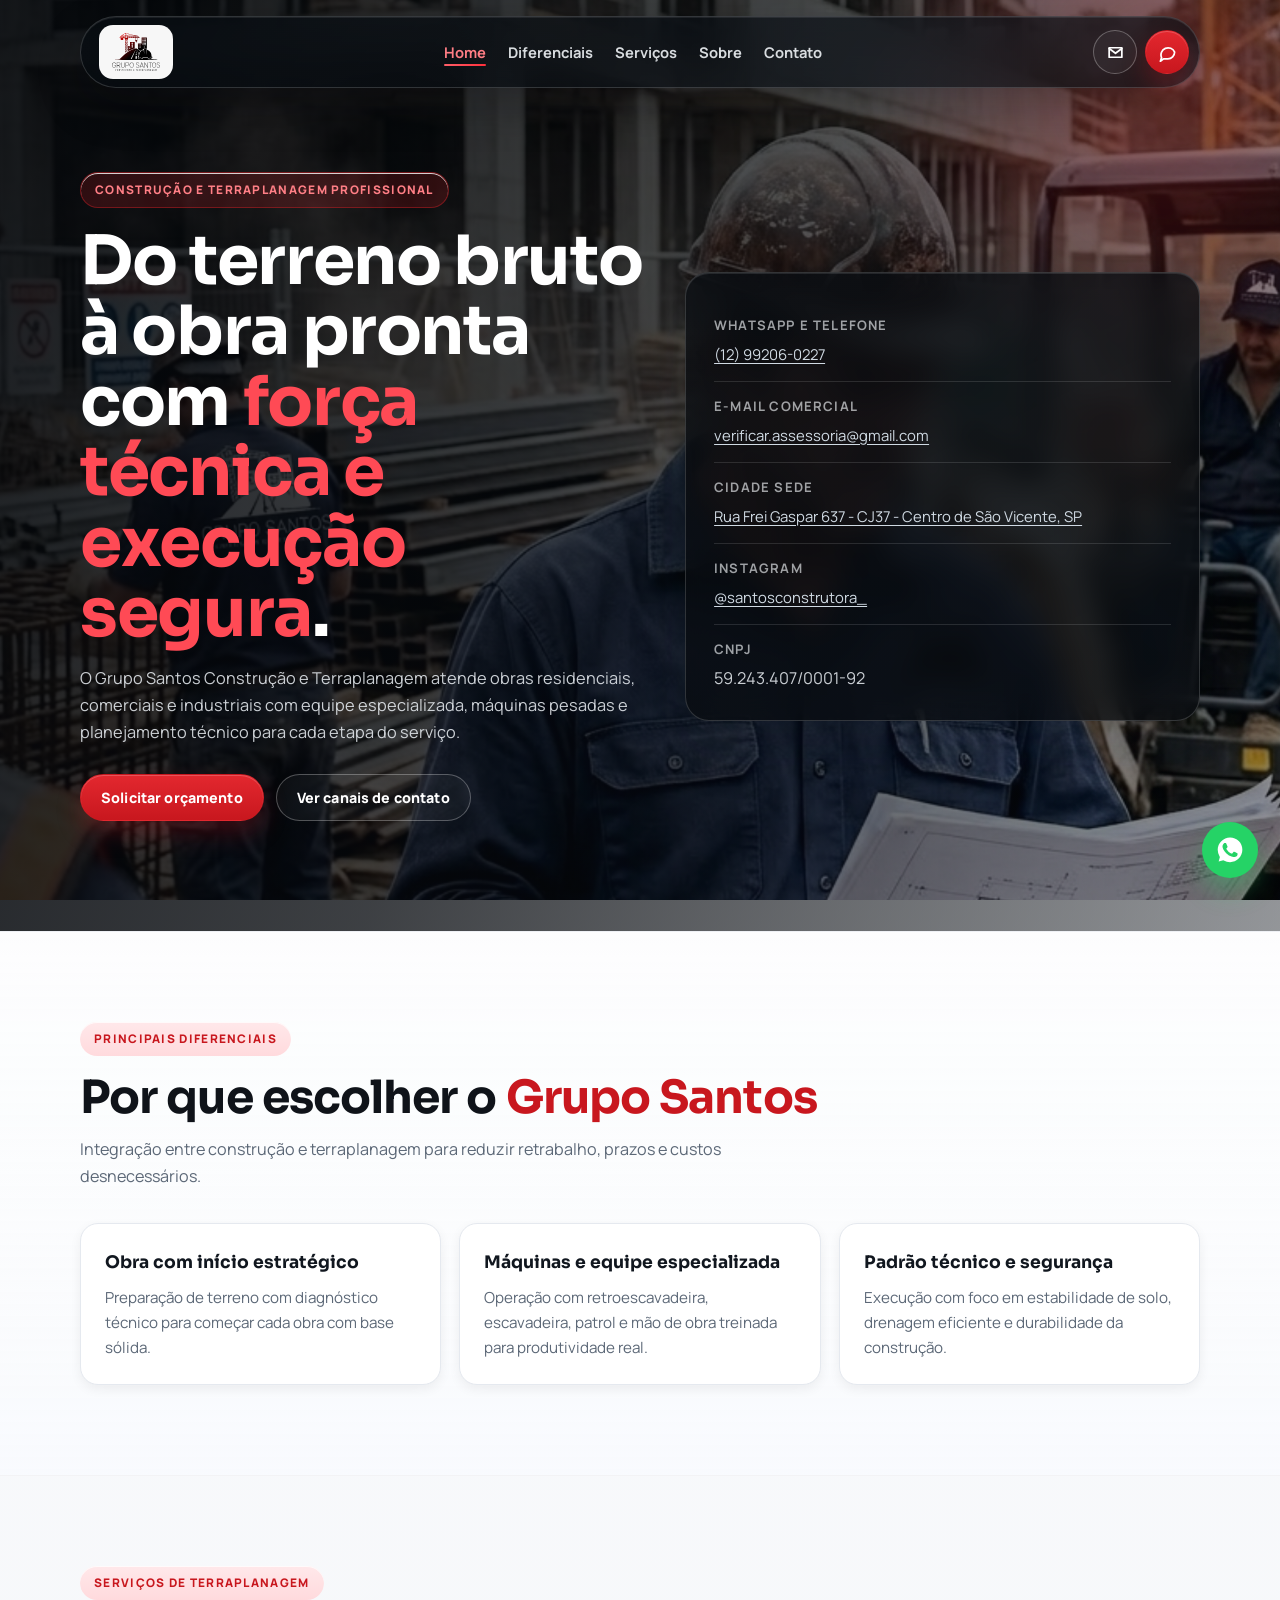
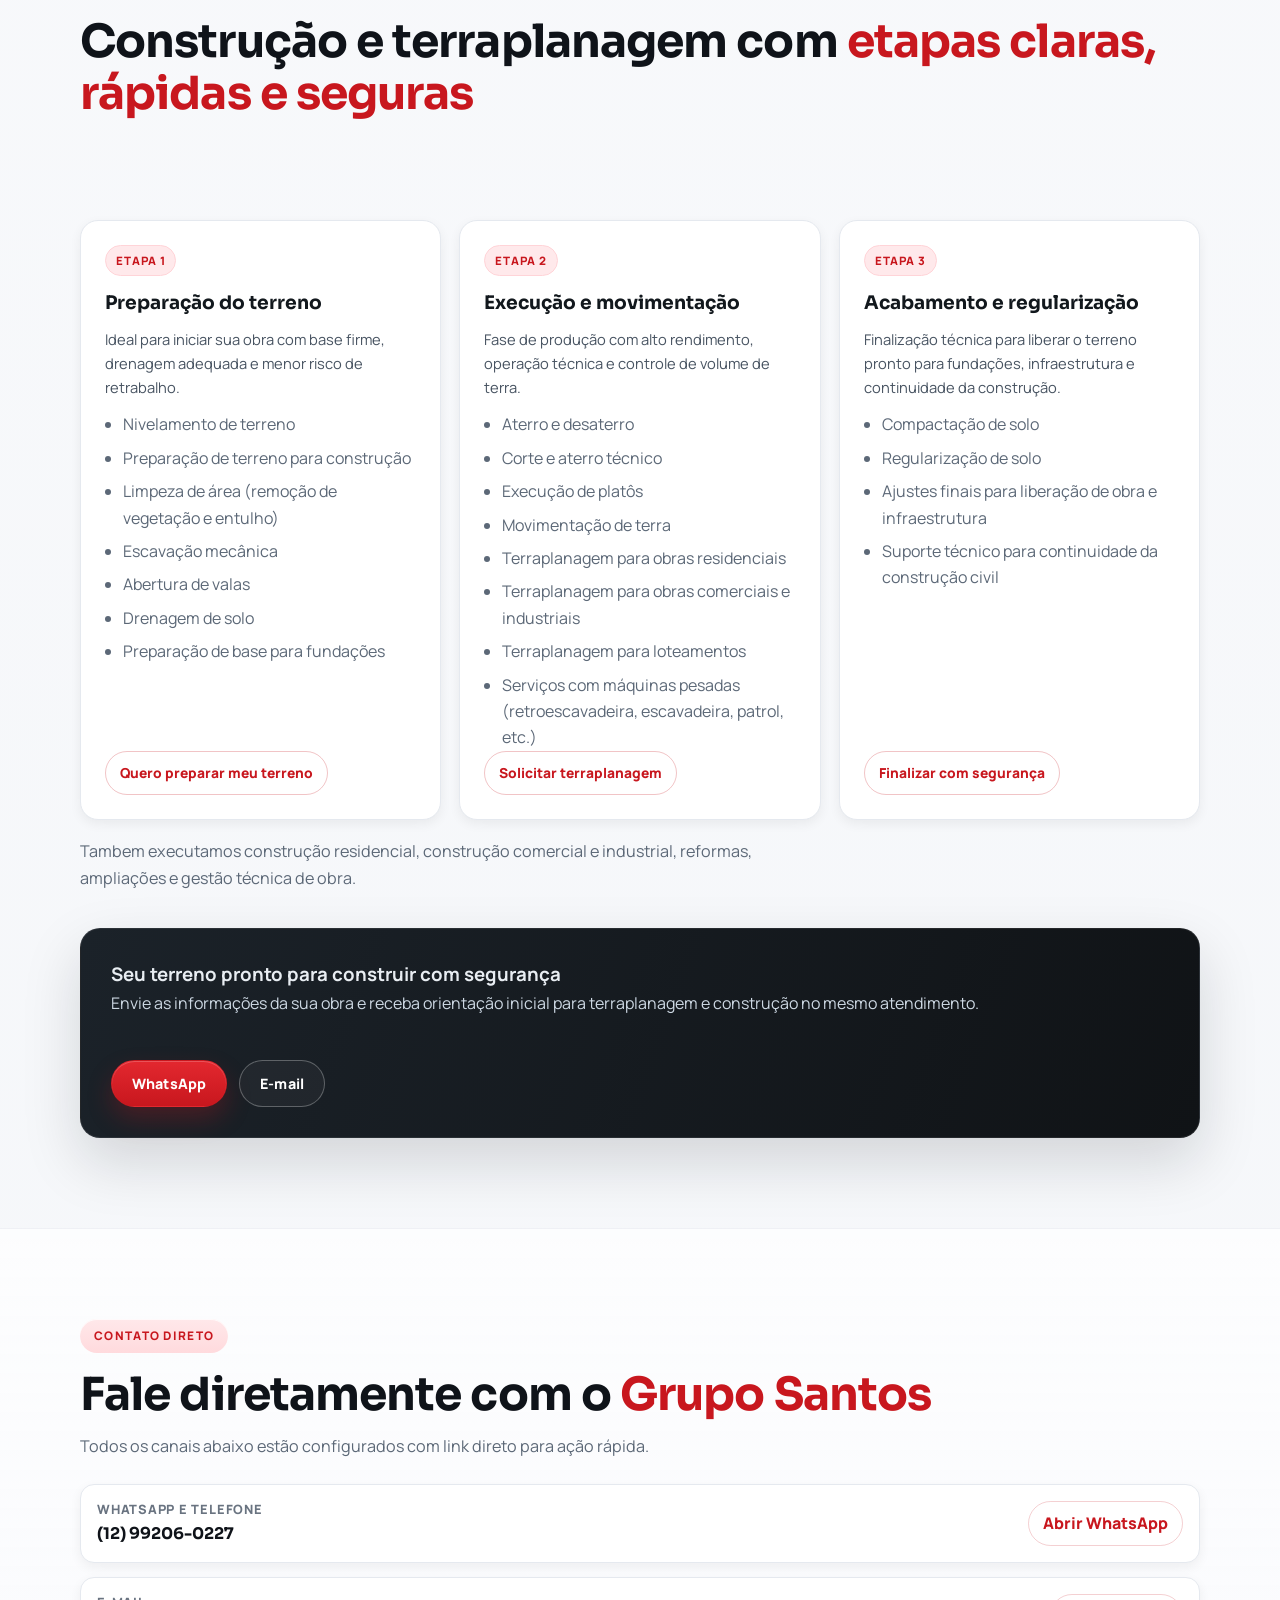
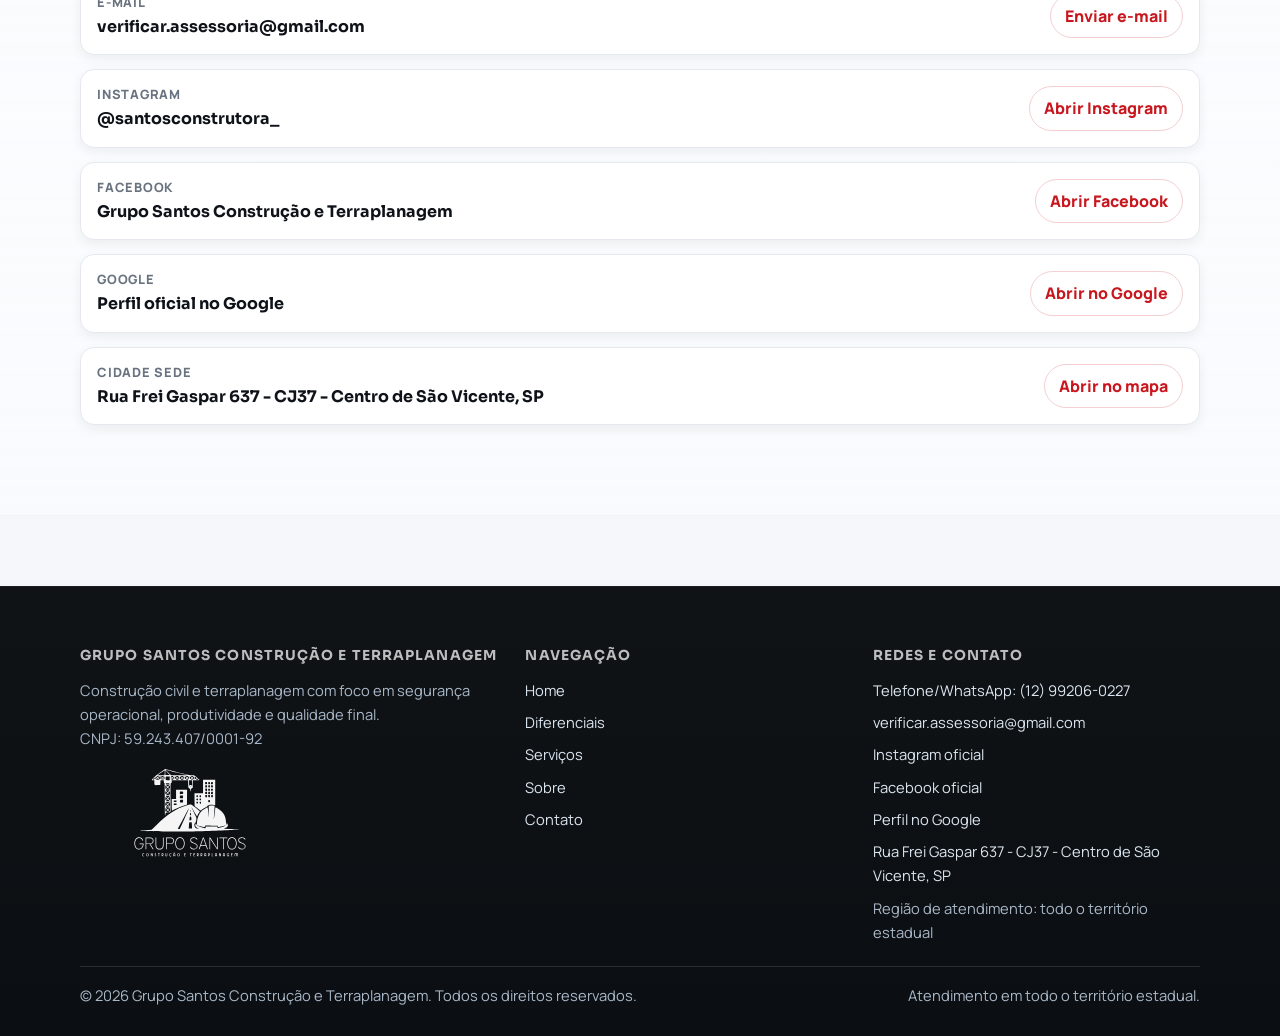
<file: index.html>
<!DOCTYPE html>
<html lang="pt-BR">
<head>
  <meta charset="UTF-8" />
  <meta name="viewport" content="width=device-width, initial-scale=1.0" />
  <title>Grupo Santos Construção e Terraplanagem | Obras e Movimentação de Terra</title>
  <meta name="description" content="Grupo Santos Construção e Terraplanagem: construção civil e terraplanagem completa com máquinas pesadas, equipe técnica e atendimento ágil." />
  <meta name="keywords" content="grupo santos construção e terraplanagem, terraplanagem, construção civil, movimentação de terra, nivelamento de terreno" />
  <meta name="author" content="Grupo Santos Construção e Terraplanagem" />
  <meta name="robots" content="index, follow" />
  <meta name="googlebot" content="index, follow, max-image-preview:large, max-snippet:-1, max-video-preview:-1" />
  <meta name="theme-color" content="#c8171e" />
  <meta name="google-site-verification" content="wiw5-zaQCOVtuvqixJlVNqHvuzX9rXq6qv0AwWG5TTQ" />
  <link rel="canonical" href="https://construtorasantos.com.br/" />
  <link rel="alternate" hreflang="pt-BR" href="https://construtorasantos.com.br/" />

  <link rel="icon" type="image/svg+xml" href="Logo/logogradiente.svg" />
  <link rel="apple-touch-icon" href="Logo/logogradiente.svg" />

  <meta property="og:title" content="Grupo Santos Construção e Terraplanagem | Obras e Terraplanagem" />
  <meta property="og:description" content="Construção e terraplanagem com planejamento técnico, máquinas pesadas e execução segura para obras residenciais, comerciais e industriais." />
  <meta property="og:type" content="website" />
  <meta property="og:url" content="https://construtorasantos.com.br/" />
  <meta property="og:site_name" content="Grupo Santos Construção e Terraplanagem" />
  <meta property="og:locale" content="pt_BR" />

  <meta name="twitter:card" content="summary" />
  <meta name="twitter:title" content="Grupo Santos Construção e Terraplanagem" />
  <meta name="twitter:description" content="Construção e terraplanagem completa com atendimento rápido para orçamento." />

  <script type="application/ld+json">
  {
    "@context": "https://schema.org",
    "@type": "LocalBusiness",
    "name": "Grupo Santos Construção e Terraplanagem",
    "description": "Construção civil e serviços completos de terraplanagem.",
    "url": "https://construtorasantos.com.br",
    "image": "https://construtorasantos.com.br/Logo/logogradiente.svg",
    "telephone": "+5512992060227",
    "email": "verificar.assessoria@gmail.com",
    "sameAs": [
      "https://wa.me/5512992060227",
      "https://web.facebook.com/gruposantosconstrucaoeterraplanagem/",
      "https://www.instagram.com/santosconstrutora_/",
      "https://www.google.com/search?q=Grupo+Santos+Constru%C3%A7%C3%A3o+e+Terraplanagem&stick=H4sIAAAAAAAA_-NgU1I1qLA0SU41TDFOS06xME0xNkqyMqgwSkwyNDMyTTYyNDAxNDMzXcSq6V5UWpCvEJyYV5JfrOCcn1dcUlR6ePnhxfkKqQohqUVFiQU5iXmJ6am5AAYPQvlVAAAA&hl=pt-BR&mat=CdGVlZ3Rf5LmElYBTVDHnpcMG3WkWh3ccFuywNYfZ7d24RtU_iprZO6MkB7S-c_FgQrkCtxo4Nq3hSoEwBv06edv3q6S_h2VY4-tOn_96slZf4iFeq1OqlpywfHrxEU8Rg&authuser=0"
    ],
    "address": {
      "@type": "PostalAddress",
      "streetAddress": "Rua Frei Gaspar 637 - CJ37",
      "addressLocality": "São Vicente",
      "addressRegion": "SP",
      "postalCode": "11310-060",
      "addressCountry": "BR"
    },
    "areaServed": "Todo o território estadual"
  }
  </script>

  <link rel="preconnect" href="https://fonts.googleapis.com" />
  <link rel="preconnect" href="https://fonts.gstatic.com" crossorigin />
  <link href="https://fonts.googleapis.com/css2?family=Manrope:wght@400;600;700;800&family=Sora:wght@500;600;700;800&display=swap" rel="stylesheet" />
  <link rel="stylesheet" href="assets/site.css" />
</head>
<body class="home-page">

  <header>
    <nav class="container navbar" aria-label="Navegação principal">
      <a class="brand" href="index.html" aria-label="Página inicial do Grupo Santos Construção e Terraplanagem">
        <img src="Logo/logogradiente.svg" alt="Grupo Santos Construção e Terraplanagem" />
      </a>

      <ul class="nav-links" role="list">
        <li><a class="active" href="index.html">Home</a></li>
        <li><a href="#diferenciais">Diferenciais</a></li>
        <li><a href="#servicos">Serviços</a></li>
        <li><a href="sobre.html">Sobre</a></li>
        <li><a href="contato.html">Contato</a></li>
      </ul>

      <div class="actions">
        <a class="btn btn-icon btn-outline" href="mailto:verificar.assessoria@gmail.com?subject=Solicita%C3%A7%C3%A3o%20de%20Or%C3%A7amento" aria-label="Enviar e-mail" title="E-mail">
          <svg viewBox="0 0 24 24" aria-hidden="true">
            <path d="M4 6h16v12H4z" />
            <path d="m4 7 8 6 8-6" />
          </svg>
        </a>
        <a class="btn btn-icon btn-primary" href="https://wa.me/5512992060227?text=Ol%C3%A1%2C%20gostaria%20de%20fazer%20um%20or%C3%A7amento." target="_blank" rel="noopener" aria-label="Abrir WhatsApp" title="WhatsApp">
          <svg viewBox="0 0 24 24" aria-hidden="true">
            <path d="M21 11.5a8.5 8.5 0 0 1-8.5 8.5H7l-4 3 1.5-4.5A8.5 8.5 0 1 1 21 11.5z" />
          </svg>
        </a>
      </div>

      <button id="menuToggle" class="menu-toggle" aria-label="Abrir menu" aria-expanded="false">☰</button>
    </nav>

    <div id="mobileNav" class="mobile-nav" aria-label="Menu móvel">
      <div class="container">
        <a href="index.html">Home</a>
        <a href="#diferenciais">Diferenciais</a>
        <a href="#servicos">Serviços</a>
        <a href="sobre.html">Sobre</a>
        <a href="contato.html">Contato</a>
        <a href="https://wa.me/5512992060227?text=Ol%C3%A1%2C%20gostaria%20de%20fazer%20um%20or%C3%A7amento." target="_blank" rel="noopener">Falar no WhatsApp</a>
      </div>
    </div>
  </header>

  <main>
    <section class="hero">
      <div class="container hero-grid">
        <div>
          <div class="badge">Construção e terraplanagem profissional</div>
          <h1>Do terreno bruto à obra pronta com <span>força técnica e execução segura</span>.</h1>
          <p>
            O Grupo Santos Construção e Terraplanagem atende obras residenciais, comerciais e industriais
            com equipe especializada, máquinas pesadas e planejamento técnico para cada etapa do serviço.
          </p>
          <div class="hero-cta">
            <a class="btn btn-primary" href="https://wa.me/5512992060227?text=Ol%C3%A1%2C%20quero%20um%20or%C3%A7amento%20de%20constru%C3%A7%C3%A3o%20e%20terraplanagem." target="_blank" rel="noopener">Solicitar orçamento</a>
            <a class="btn btn-outline" href="contato.html">Ver canais de contato</a>
          </div>
        </div>

        <aside class="hero-panel" aria-label="Informações principais da empresa">
          <div class="panel-item">
            <strong>WhatsApp e Telefone</strong>
            <a href="tel:+5512992060227">(12) 99206-0227</a>
          </div>
          <div class="panel-item">
            <strong>E-mail comercial</strong>
            <a href="mailto:verificar.assessoria@gmail.com?subject=Contato%20Comercial">verificar.assessoria@gmail.com</a>
          </div>
          <div class="panel-item">
            <strong>Cidade sede</strong>
            <a href="https://www.google.com/maps/search/?api=1&query=Rua+Frei+Gaspar+637+-+CJ37+-+Centro+de+S%C3%A3o+Vicente,+SP" target="_blank" rel="noopener">Rua Frei Gaspar 637 - CJ37 - Centro de São Vicente, SP</a>
          </div>
          <div class="panel-item">
            <strong>Instagram</strong>
            <a href="https://www.instagram.com/santosconstrutora_/" target="_blank" rel="noopener">@santosconstrutora_</a>
          </div>
          <div class="panel-item">
            <strong>CNPJ</strong>
            <p>59.243.407/0001-92</p>
          </div>
        </aside>
      </div>
    </section>

    <section id="diferenciais" class="section">
      <div class="container">
        <div class="badge">Principais diferenciais</div>
        <h2 class="section-title">Por que escolher o <span>Grupo Santos</span></h2>
        <p class="section-sub">Integração entre construção e terraplanagem para reduzir retrabalho, prazos e custos desnecessários.</p>

        <div class="grid-3">
          <article class="card">
            <h3>Obra com início estratégico</h3>
            <p>Preparação de terreno com diagnóstico técnico para começar cada obra com base sólida.</p>
          </article>
          <article class="card">
            <h3>Máquinas e equipe especializada</h3>
            <p>Operação com retroescavadeira, escavadeira, patrol e mão de obra treinada para produtividade real.</p>
          </article>
          <article class="card">
            <h3>Padrão técnico e segurança</h3>
            <p>Execução com foco em estabilidade de solo, drenagem eficiente e durabilidade da construção.</p>
          </article>
        </div>
      </div>
    </section>

    <section id="servicos" class="section">
      <div class="container">
        <div class="badge">Serviços de terraplanagem</div>
        <h2 class="section-title">Construção e terraplanagem com <span>etapas claras, rápidas e seguras</span></h2>
        <p class="section-sub">Atendemos desde a preparação do terreno até a regularização final, com planejamento técnico e máquinas pesadas para obras residenciais, comerciais, industriais e loteamentos.</p>

        <div class="service-groups">
          <article class="service-group">
            <p class="service-kicker">Etapa 1</p>
            <h3>Preparação do terreno</h3>
            <p class="service-lead">Ideal para iniciar sua obra com base firme, drenagem adequada e menor risco de retrabalho.</p>
            <ul>
              <li>Nivelamento de terreno</li>
              <li>Preparação de terreno para construção</li>
              <li>Limpeza de área (remoção de vegetação e entulho)</li>
              <li>Escavação mecânica</li>
              <li>Abertura de valas</li>
              <li>Drenagem de solo</li>
              <li>Preparação de base para fundações</li>
            </ul>
            <a class="service-cta" href="https://wa.me/5512992060227?text=Ol%C3%A1%2C%20quero%20or%C3%A7amento%20para%20prepara%C3%A7%C3%A3o%20do%20terreno." target="_blank" rel="noopener">Quero preparar meu terreno</a>
          </article>

          <article class="service-group">
            <p class="service-kicker">Etapa 2</p>
            <h3>Execução e movimentação</h3>
            <p class="service-lead">Fase de produção com alto rendimento, operação técnica e controle de volume de terra.</p>
            <ul>
              <li>Aterro e desaterro</li>
              <li>Corte e aterro técnico</li>
              <li>Execução de platôs</li>
              <li>Movimentação de terra</li>
              <li>Terraplanagem para obras residenciais</li>
              <li>Terraplanagem para obras comerciais e industriais</li>
              <li>Terraplanagem para loteamentos</li>
              <li>Serviços com máquinas pesadas (retroescavadeira, escavadeira, patrol, etc.)</li>
            </ul>
            <a class="service-cta" href="https://wa.me/5512992060227?text=Ol%C3%A1%2C%20preciso%20de%20or%C3%A7amento%20para%20movimenta%C3%A7%C3%A3o%20de%20terra." target="_blank" rel="noopener">Solicitar terraplanagem</a>
          </article>

          <article class="service-group">
            <p class="service-kicker">Etapa 3</p>
            <h3>Acabamento e regularização</h3>
            <p class="service-lead">Finalização técnica para liberar o terreno pronto para fundações, infraestrutura e continuidade da construção.</p>
            <ul>
              <li>Compactação de solo</li>
              <li>Regularização de solo</li>
              <li>Ajustes finais para liberação de obra e infraestrutura</li>
              <li>Suporte técnico para continuidade da construção civil</li>
            </ul>
            <a class="service-cta" href="https://wa.me/5512992060227?text=Ol%C3%A1%2C%20quero%20regularizar%20e%20compactar%20o%20solo%20da%20minha%20obra." target="_blank" rel="noopener">Finalizar com segurança</a>
          </article>
        </div>

        <p class="section-sub service-seo-note">Tambem executamos construção residencial, construção comercial e industrial, reformas, ampliações e gestão técnica de obra.</p>

        <div class="cta-band">
          <div>
            <h3>Seu terreno pronto para construir com segurança</h3>
            <p>Envie as informações da sua obra e receba orientação inicial para terraplanagem e construção no mesmo atendimento.</p>
          </div>
          <div class="hero-cta">
            <a class="btn btn-primary" href="https://wa.me/5512992060227?text=Ol%C3%A1%2C%20preciso%20de%20um%20or%C3%A7amento%20de%20obra." target="_blank" rel="noopener">WhatsApp</a>
            <a class="btn btn-outline" href="mailto:verificar.assessoria@gmail.com?subject=Pedido%20de%20Or%C3%A7amento">E-mail</a>
          </div>
        </div>
      </div>
    </section>

    <section class="section">
      <div class="container">
        <div class="badge">Contato direto</div>
        <h2 class="section-title">Fale diretamente com o <span>Grupo Santos</span></h2>
        <p class="section-sub">Todos os canais abaixo estão configurados com link direto para ação rápida.</p>

        <div class="contact-list">
          <article class="contact-row">
            <div>
              <span>WhatsApp e Telefone</span>
              <strong>(12) 99206-0227</strong>
            </div>
            <a href="https://wa.me/5512992060227?text=Ol%C3%A1%2C%20quero%20falar%20com%20o%20Grupo%20Santos%20Constru%C3%A7%C3%A3o%20e%20Terraplanagem." target="_blank" rel="noopener">Abrir WhatsApp</a>
          </article>

          <article class="contact-row">
            <div>
              <span>E-mail</span>
              <strong>verificar.assessoria@gmail.com</strong>
            </div>
            <a href="mailto:verificar.assessoria@gmail.com?subject=Contato%20Site%20Grupo%20Santos">Enviar e-mail</a>
          </article>

          <article class="contact-row">
            <div>
              <span>Instagram</span>
              <strong>@santosconstrutora_</strong>
            </div>
            <a href="https://www.instagram.com/santosconstrutora_/" target="_blank" rel="noopener">Abrir Instagram</a>
          </article>

          <article class="contact-row">
            <div>
              <span>Facebook</span>
              <strong>Grupo Santos Construção e Terraplanagem</strong>
            </div>
            <a href="https://web.facebook.com/gruposantosconstrucaoeterraplanagem/" target="_blank" rel="noopener">Abrir Facebook</a>
          </article>

          <article class="contact-row">
            <div>
              <span>Google</span>
              <strong>Perfil oficial no Google</strong>
            </div>
            <a href="https://www.google.com/search?q=Grupo+Santos+Constru%C3%A7%C3%A3o+e+Terraplanagem&amp;stick=H4sIAAAAAAAA_-NgU1I1qLA0SU41TDFOS06xME0xNkqyMqgwSkwyNDMyTTYyNDAxNDMzXcSq6V5UWpCvEJyYV5JfrOCcn1dcUlR6ePnhxfkKqQohqUVFiQU5iXmJ6am5AAYPQvlVAAAA&amp;hl=pt-BR&amp;mat=CdGVlZ3Rf5LmElYBTVDHnpcMG3WkWh3ccFuywNYfZ7d24RtU_iprZO6MkB7S-c_FgQrkCtxo4Nq3hSoEwBv06edv3q6S_h2VY4-tOn_96slZf4iFeq1OqlpywfHrxEU8Rg&amp;authuser=0" target="_blank" rel="noopener">Abrir no Google</a>
          </article>

          <article class="contact-row">
            <div>
              <span>Cidade sede</span>
              <strong>Rua Frei Gaspar 637 - CJ37 - Centro de São Vicente, SP</strong>
            </div>
            <a href="https://www.google.com/maps/search/?api=1&query=Rua+Frei+Gaspar+637+-+CJ37+-+Centro+de+S%C3%A3o+Vicente,+SP" target="_blank" rel="noopener">Abrir no mapa</a>
          </article>
        </div>
      </div>
    </section>
  </main>

  <footer class="footer">
    <div class="container">
      <div class="footer-grid">
        <section>
          <h4>Grupo Santos Construção e Terraplanagem</h4>
          <p>Construção civil e terraplanagem com foco em segurança operacional, produtividade e qualidade final.</p>
          <p>CNPJ: 59.243.407/0001-92</p>
          <img class="footer-brand-logo" src="Logo/logobranco.svg" alt="Logo branca Grupo Santos Construção e Terraplanagem" />
        </section>

        <section>
          <h4>Navegação</h4>
          <ul>
            <li><a href="index.html">Home</a></li>
            <li><a href="#diferenciais">Diferenciais</a></li>
            <li><a href="#servicos">Serviços</a></li>
            <li><a href="sobre.html">Sobre</a></li>
            <li><a href="contato.html">Contato</a></li>
          </ul>
        </section>

        <section>
          <h4>Redes e contato</h4>
          <ul>
            <li><a href="tel:+5512992060227">Telefone/WhatsApp: (12) 99206-0227</a></li>
            <li><a href="mailto:verificar.assessoria@gmail.com">verificar.assessoria@gmail.com</a></li>
            <li><a href="https://www.instagram.com/santosconstrutora_/" target="_blank" rel="noopener">Instagram oficial</a></li>
            <li><a href="https://web.facebook.com/gruposantosconstrucaoeterraplanagem/" target="_blank" rel="noopener">Facebook oficial</a></li>
            <li><a href="https://www.google.com/search?q=Grupo+Santos+Constru%C3%A7%C3%A3o+e+Terraplanagem&amp;stick=H4sIAAAAAAAA_-NgU1I1qLA0SU41TDFOS06xME0xNkqyMqgwSkwyNDMyTTYyNDAxNDMzXcSq6V5UWpCvEJyYV5JfrOCcn1dcUlR6ePnhxfkKqQohqUVFiQU5iXmJ6am5AAYPQvlVAAAA&amp;hl=pt-BR&amp;mat=CdGVlZ3Rf5LmElYBTVDHnpcMG3WkWh3ccFuywNYfZ7d24RtU_iprZO6MkB7S-c_FgQrkCtxo4Nq3hSoEwBv06edv3q6S_h2VY4-tOn_96slZf4iFeq1OqlpywfHrxEU8Rg&amp;authuser=0" target="_blank" rel="noopener">Perfil no Google</a></li>
            <li><a href="https://www.google.com/maps/search/?api=1&query=Rua+Frei+Gaspar+637+-+CJ37+-+Centro+de+S%C3%A3o+Vicente,+SP" target="_blank" rel="noopener">Rua Frei Gaspar 637 - CJ37 - Centro de São Vicente, SP</a></li>
            <li>Região de atendimento: todo o território estadual</li>
          </ul>
        </section>
      </div>

      <div class="footer-bottom">
        <p>© <span id="currentYear"></span> Grupo Santos Construção e Terraplanagem. Todos os direitos reservados.</p>
        <p>Atendimento em todo o território estadual.</p>
      </div>
    </div>
  </footer>

  <div class="float-wa" aria-label="WhatsApp flutuante">
    <a href="https://wa.me/5512992060227?text=Ol%C3%A1%2C%20vim%20pelo%20site%20e%20quero%20um%20or%C3%A7amento." target="_blank" rel="noopener" aria-label="Abrir WhatsApp" title="WhatsApp">
      <svg viewBox="0 0 24 24" aria-hidden="true">
        <path d="M17.472 14.382c-.297-.149-1.758-.867-2.03-.967-.273-.099-.471-.148-.67.15-.198.297-.768.966-.94 1.164-.173.198-.347.223-.644.075-.297-.149-1.255-.463-2.39-1.475-.883-.787-1.48-1.761-1.653-2.059-.173-.297-.018-.458.13-.606.134-.133.298-.347.446-.52.149-.174.198-.298.298-.497.099-.198.05-.372-.025-.521-.075-.149-.669-1.612-.916-2.206-.242-.58-.487-.501-.669-.51-.173-.008-.372-.01-.57-.01-.198 0-.52.075-.792.372-.273.297-1.04 1.016-1.04 2.479 0 1.462 1.065 2.875 1.213 3.073.149.198 2.095 3.2 5.078 4.487.71.306 1.262.489 1.693.626.711.226 1.359.194 1.87.118.57-.085 1.758-.719 2.006-1.413.248-.694.248-1.29.173-1.414-.074-.124-.272-.198-.57-.347m-5.421 7.403h-.004a9.87 9.87 0 0 1-5.031-1.378l-.361-.214-3.741.982.998-3.648-.236-.374a9.87 9.87 0 0 1-1.51-5.26C2.167 6.477 6.644 2 12.057 2c2.623.001 5.089 1.022 6.945 2.876 1.857 1.855 2.88 4.32 2.88 6.943-.001 5.413-4.478 9.89-9.89 9.89" />
      </svg>
    </a>
  </div>

  <script src="assets/site.js" defer></script>
</body>
</html>
</file>
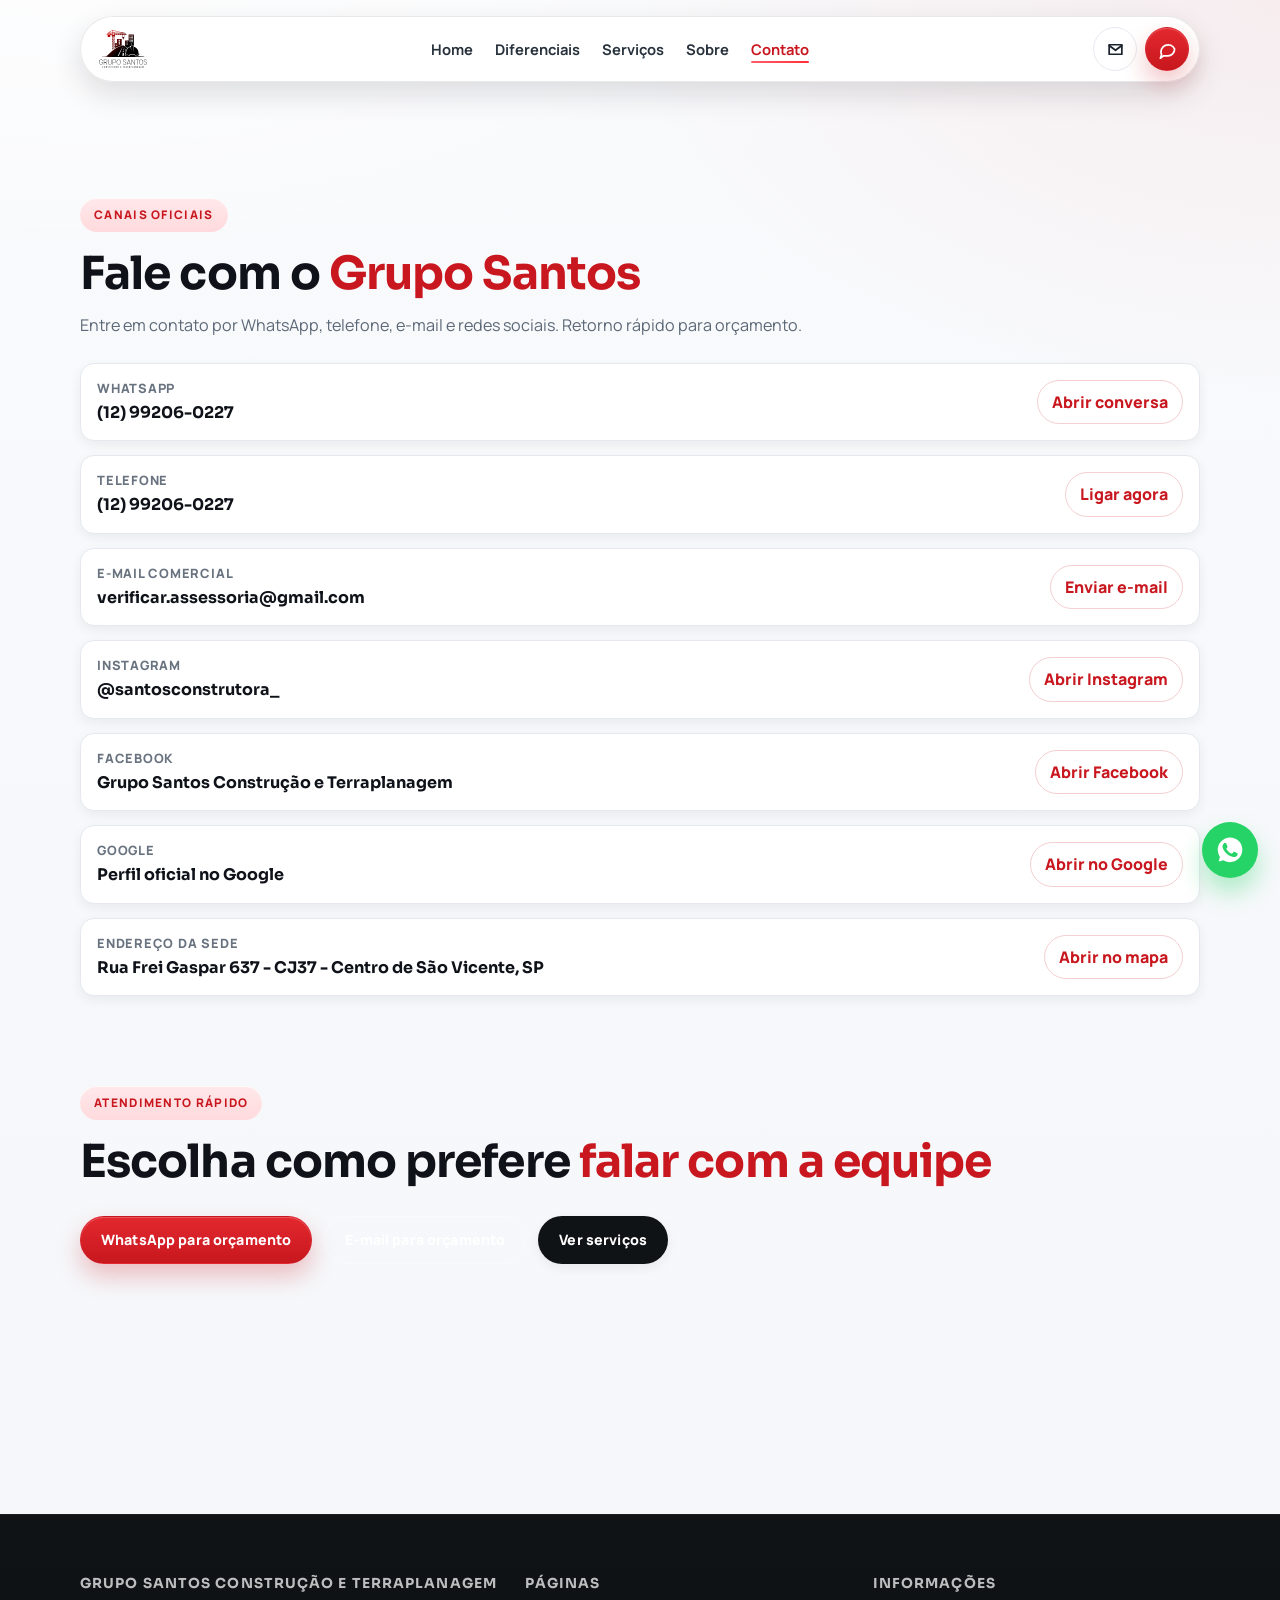
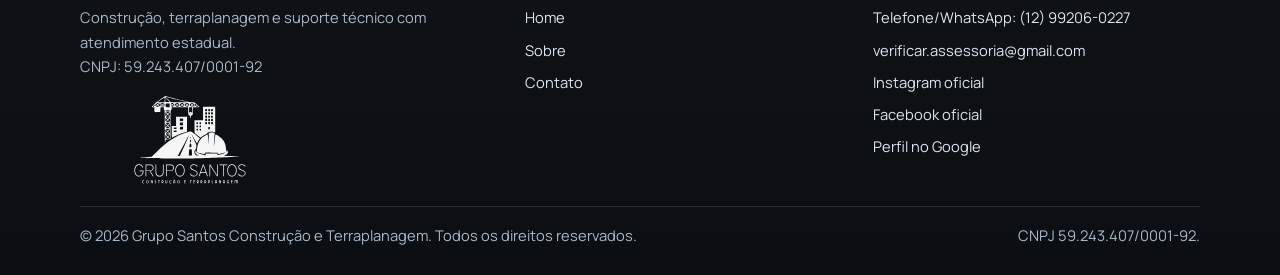
<file: contato.html>
<!DOCTYPE html>
<html lang="pt-BR">
<head>
  <meta charset="UTF-8" />
  <meta name="viewport" content="width=device-width, initial-scale=1.0" />
  <title>Contato | Grupo Santos Construção e Terraplanagem</title>
  <meta name="description" content="Entre em contato com o Grupo Santos Construção e Terraplanagem via WhatsApp, telefone, e-mail e redes sociais." />
  <meta name="keywords" content="contato grupo santos, terraplanagem whatsapp, orçamento construção" />
  <meta name="author" content="Grupo Santos Construção e Terraplanagem" />
  <meta name="robots" content="index, follow" />
  <meta name="googlebot" content="index, follow, max-image-preview:large, max-snippet:-1, max-video-preview:-1" />
  <meta name="theme-color" content="#c8171e" />
  <link rel="canonical" href="https://construtorasantos.com.br/contato" />
  <link rel="alternate" hreflang="pt-BR" href="https://construtorasantos.com.br/contato" />
  <link rel="icon" type="image/svg+xml" href="Logo/logogradiente.svg" />

  <meta property="og:title" content="Contato | Grupo Santos Construção e Terraplanagem" />
  <meta property="og:description" content="Solicite orçamento por WhatsApp, telefone, e-mail e redes sociais oficiais." />
  <meta property="og:type" content="website" />
  <meta property="og:url" content="https://construtorasantos.com.br/contato" />
  <meta property="og:site_name" content="Grupo Santos Construção e Terraplanagem" />
  <meta property="og:locale" content="pt_BR" />

  <meta name="twitter:card" content="summary" />
  <meta name="twitter:title" content="Contato | Grupo Santos Construção e Terraplanagem" />
  <meta name="twitter:description" content="Atendimento rápido para orçamento por WhatsApp, telefone, e-mail e redes sociais." />

  <script type="application/ld+json">
  {
    "@context": "https://schema.org",
    "@type": "ContactPage",
    "name": "Contato Grupo Santos Construção e Terraplanagem",
    "url": "https://construtorasantos.com.br/contato",
    "description": "Canais de atendimento oficial do Grupo Santos Construção e Terraplanagem.",
    "inLanguage": "pt-BR"
  }
  </script>

  <link rel="preconnect" href="https://fonts.googleapis.com" />
  <link rel="preconnect" href="https://fonts.gstatic.com" crossorigin />
  <link href="https://fonts.googleapis.com/css2?family=Manrope:wght@400;600;700;800&family=Sora:wght@500;600;700;800&display=swap" rel="stylesheet" />
  <link rel="stylesheet" href="assets/site.css" />
</head>
<body>

  <header class="scrolled">
    <nav class="container navbar" aria-label="Navegação principal">
      <a class="brand" href="index.html" aria-label="Página inicial do Grupo Santos Construção e Terraplanagem">
        <img src="Logo/logogradiente.svg" alt="Grupo Santos Construção e Terraplanagem" />
      </a>

      <ul class="nav-links" role="list">
        <li><a href="index.html">Home</a></li>
        <li><a href="index.html#diferenciais">Diferenciais</a></li>
        <li><a href="index.html#servicos">Serviços</a></li>
        <li><a href="sobre.html">Sobre</a></li>
        <li><a class="active" href="contato.html">Contato</a></li>
      </ul>

      <div class="actions">
        <a class="btn btn-icon btn-outline" href="mailto:verificar.assessoria@gmail.com?subject=Contato%20Comercial" aria-label="Enviar e-mail" title="E-mail">
          <svg viewBox="0 0 24 24" aria-hidden="true">
            <path d="M4 6h16v12H4z" />
            <path d="m4 7 8 6 8-6" />
          </svg>
        </a>
        <a class="btn btn-icon btn-primary" href="https://wa.me/5512992060227?text=Ol%C3%A1%2C%20gostaria%20de%20um%20or%C3%A7amento." target="_blank" rel="noopener" aria-label="Abrir WhatsApp" title="WhatsApp">
          <svg viewBox="0 0 24 24" aria-hidden="true">
            <path d="M21 11.5a8.5 8.5 0 0 1-8.5 8.5H7l-4 3 1.5-4.5A8.5 8.5 0 1 1 21 11.5z" />
          </svg>
        </a>
      </div>

      <button id="menuToggle" class="menu-toggle" aria-label="Abrir menu" aria-expanded="false">☰</button>
    </nav>

    <div id="mobileNav" class="mobile-nav" aria-label="Menu móvel">
      <div class="container">
        <a href="index.html">Home</a>
        <a href="sobre.html">Sobre</a>
        <a href="contato.html">Contato</a>
        <a href="https://wa.me/5512992060227?text=Ol%C3%A1%2C%20gostaria%20de%20um%20or%C3%A7amento." target="_blank" rel="noopener">Falar no WhatsApp</a>
      </div>
    </div>
  </header>

  <main class="section">
    <div class="container">
      <div class="badge">Canais oficiais</div>
      <h1 class="section-title">Fale com o <span>Grupo Santos</span></h1>
      <p class="section-sub">
        Entre em contato por WhatsApp, telefone, e-mail e redes sociais. Retorno rápido para orçamento.
      </p>

      <div class="contact-list">
        <article class="contact-row">
          <div>
            <span>WhatsApp</span>
            <strong>(12) 99206-0227</strong>
          </div>
          <a href="https://wa.me/5512992060227?text=Ol%C3%A1%2C%20quero%20iniciar%20um%20or%C3%A7amento." target="_blank" rel="noopener">Abrir conversa</a>
        </article>

        <article class="contact-row">
          <div>
            <span>Telefone</span>
            <strong>(12) 99206-0227</strong>
          </div>
          <a href="tel:+5512992060227">Ligar agora</a>
        </article>

        <article class="contact-row">
          <div>
            <span>E-mail comercial</span>
            <strong>verificar.assessoria@gmail.com</strong>
          </div>
          <a href="mailto:verificar.assessoria@gmail.com?subject=Solicita%C3%A7%C3%A3o%20de%20Or%C3%A7amento">Enviar e-mail</a>
        </article>

        <article class="contact-row">
          <div>
            <span>Instagram</span>
            <strong>@santosconstrutora_</strong>
          </div>
          <a href="https://www.instagram.com/santosconstrutora_/" target="_blank" rel="noopener">Abrir Instagram</a>
        </article>

        <article class="contact-row">
          <div>
            <span>Facebook</span>
            <strong>Grupo Santos Construção e Terraplanagem</strong>
          </div>
          <a href="https://web.facebook.com/gruposantosconstrucaoeterraplanagem/" target="_blank" rel="noopener">Abrir Facebook</a>
        </article>

        <article class="contact-row">
          <div>
            <span>Google</span>
            <strong>Perfil oficial no Google</strong>
          </div>
          <a href="https://www.google.com/search?q=Grupo+Santos+Constru%C3%A7%C3%A3o+e+Terraplanagem&amp;stick=H4sIAAAAAAAA_-NgU1I1qLA0SU41TDFOS06xME0xNkqyMqgwSkwyNDMyTTYyNDAxNDMzXcSq6V5UWpCvEJyYV5JfrOCcn1dcUlR6ePnhxfkKqQohqUVFiQU5iXmJ6am5AAYPQvlVAAAA&amp;hl=pt-BR&amp;mat=CdGVlZ3Rf5LmElYBTVDHnpcMG3WkWh3ccFuywNYfZ7d24RtU_iprZO6MkB7S-c_FgQrkCtxo4Nq3hSoEwBv06edv3q6S_h2VY4-tOn_96slZf4iFeq1OqlpywfHrxEU8Rg&amp;authuser=0" target="_blank" rel="noopener">Abrir no Google</a>
        </article>

        <article class="contact-row">
          <div>
            <span>Endereço da sede</span>
            <strong>Rua Frei Gaspar 637 - CJ37 - Centro de São Vicente, SP</strong>
          </div>
          <a href="https://www.google.com/maps/search/?api=1&query=Rua+Frei+Gaspar+637+-+CJ37+-+Centro+de+S%C3%A3o+Vicente,+SP" target="_blank" rel="noopener">Abrir no mapa</a>
        </article>
      </div>

      <section class="section">
        <div class="badge">Atendimento rápido</div>
        <h2 class="section-title">Escolha como prefere <span>falar com a equipe</span></h2>
        <div class="hero-cta">
          <a class="btn btn-primary" href="https://wa.me/5512992060227?text=Ol%C3%A1%2C%20preciso%20de%20um%20or%C3%A7amento." target="_blank" rel="noopener">WhatsApp para orçamento</a>
          <a class="btn btn-outline" href="mailto:verificar.assessoria@gmail.com?subject=Or%C3%A7amento%20Grupo%20Santos">E-mail para orçamento</a>
          <a class="btn btn-dark" href="index.html#servicos">Ver serviços</a>
        </div>
      </section>
    </div>
  </main>

  <footer class="footer">
    <div class="container">
      <div class="footer-grid">
        <section>
          <h4>Grupo Santos Construção e Terraplanagem</h4>
          <p>Construção, terraplanagem e suporte técnico com atendimento estadual.</p>
          <p>CNPJ: 59.243.407/0001-92</p>
          <img class="footer-brand-logo" src="Logo/logobranco.svg" alt="Logo branca Grupo Santos Construção e Terraplanagem" />
        </section>

        <section>
          <h4>Páginas</h4>
          <ul>
            <li><a href="index.html">Home</a></li>
            <li><a href="sobre.html">Sobre</a></li>
            <li><a href="contato.html">Contato</a></li>
          </ul>
        </section>

        <section>
          <h4>Informações</h4>
          <ul>
            <li><a href="tel:+5512992060227">Telefone/WhatsApp: (12) 99206-0227</a></li>
            <li><a href="mailto:verificar.assessoria@gmail.com">verificar.assessoria@gmail.com</a></li>
            <li><a href="https://www.instagram.com/santosconstrutora_/" target="_blank" rel="noopener">Instagram oficial</a></li>
            <li><a href="https://web.facebook.com/gruposantosconstrucaoeterraplanagem/" target="_blank" rel="noopener">Facebook oficial</a></li>
            <li><a href="https://www.google.com/search?q=Grupo+Santos+Constru%C3%A7%C3%A3o+e+Terraplanagem&amp;stick=H4sIAAAAAAAA_-NgU1I1qLA0SU41TDFOS06xME0xNkqyMqgwSkwyNDMyTTYyNDAxNDMzXcSq6V5UWpCvEJyYV5JfrOCcn1dcUlR6ePnhxfkKqQohqUVFiQU5iXmJ6am5AAYPQvlVAAAA&amp;hl=pt-BR&amp;mat=CdGVlZ3Rf5LmElYBTVDHnpcMG3WkWh3ccFuywNYfZ7d24RtU_iprZO6MkB7S-c_FgQrkCtxo4Nq3hSoEwBv06edv3q6S_h2VY4-tOn_96slZf4iFeq1OqlpywfHrxEU8Rg&amp;authuser=0" target="_blank" rel="noopener">Perfil no Google</a></li>
          </ul>
        </section>
      </div>

      <div class="footer-bottom">
        <p>© <span id="currentYear"></span> Grupo Santos Construção e Terraplanagem. Todos os direitos reservados.</p>
        <p>CNPJ 59.243.407/0001-92.</p>
      </div>
    </div>
  </footer>

  <div class="float-wa" aria-label="WhatsApp flutuante">
    <a href="https://wa.me/5512992060227?text=Ol%C3%A1%2C%20vim%20pela%20p%C3%A1gina%20de%20contato." target="_blank" rel="noopener" aria-label="Abrir WhatsApp" title="WhatsApp">
      <svg viewBox="0 0 24 24" aria-hidden="true">
        <path d="M17.472 14.382c-.297-.149-1.758-.867-2.03-.967-.273-.099-.471-.148-.67.15-.198.297-.768.966-.94 1.164-.173.198-.347.223-.644.075-.297-.149-1.255-.463-2.39-1.475-.883-.787-1.48-1.761-1.653-2.059-.173-.297-.018-.458.13-.606.134-.133.298-.347.446-.52.149-.174.198-.298.298-.497.099-.198.05-.372-.025-.521-.075-.149-.669-1.612-.916-2.206-.242-.58-.487-.501-.669-.51-.173-.008-.372-.01-.57-.01-.198 0-.52.075-.792.372-.273.297-1.04 1.016-1.04 2.479 0 1.462 1.065 2.875 1.213 3.073.149.198 2.095 3.2 5.078 4.487.71.306 1.262.489 1.693.626.711.226 1.359.194 1.87.118.57-.085 1.758-.719 2.006-1.413.248-.694.248-1.29.173-1.414-.074-.124-.272-.198-.57-.347m-5.421 7.403h-.004a9.87 9.87 0 0 1-5.031-1.378l-.361-.214-3.741.982.998-3.648-.236-.374a9.87 9.87 0 0 1-1.51-5.26C2.167 6.477 6.644 2 12.057 2c2.623.001 5.089 1.022 6.945 2.876 1.857 1.855 2.88 4.32 2.88 6.943-.001 5.413-4.478 9.89-9.89 9.89" />
      </svg>
    </a>
  </div>

  <script src="assets/site.js" defer></script>
</body>
</html>
</file>
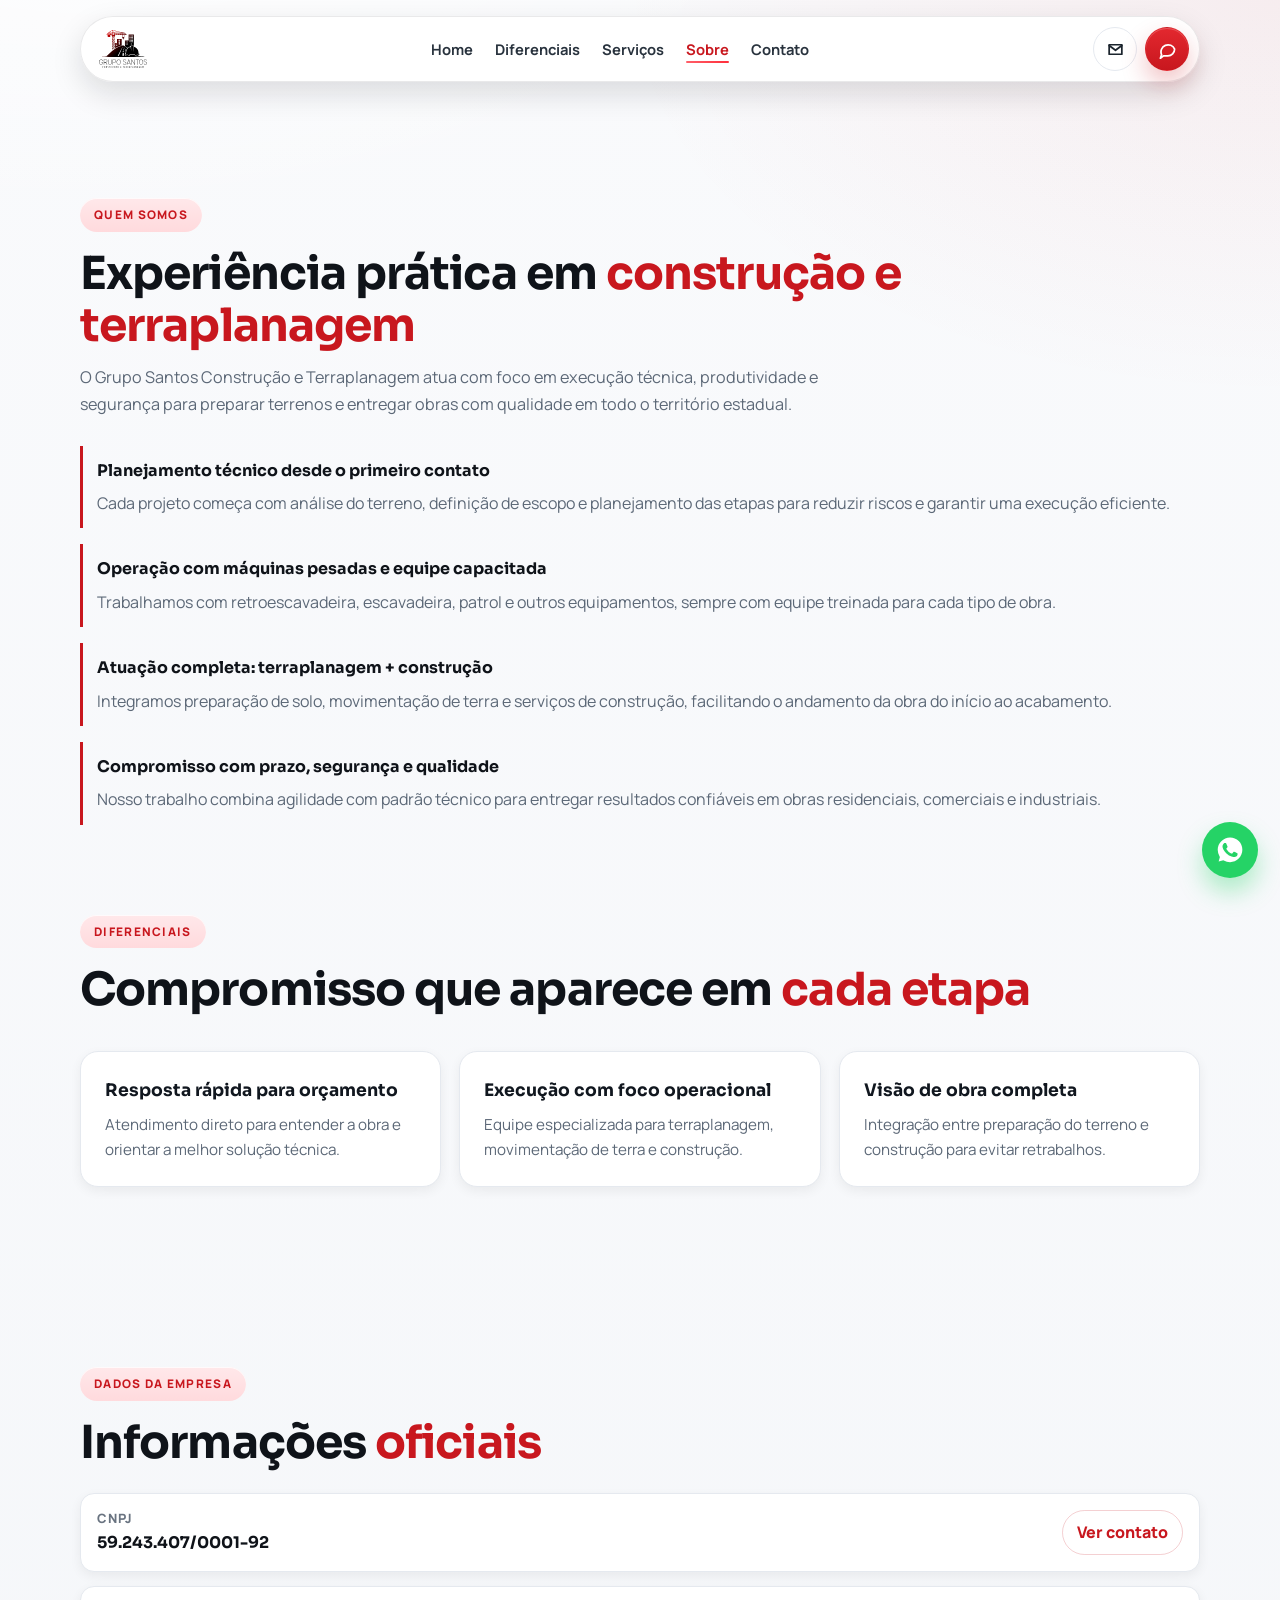
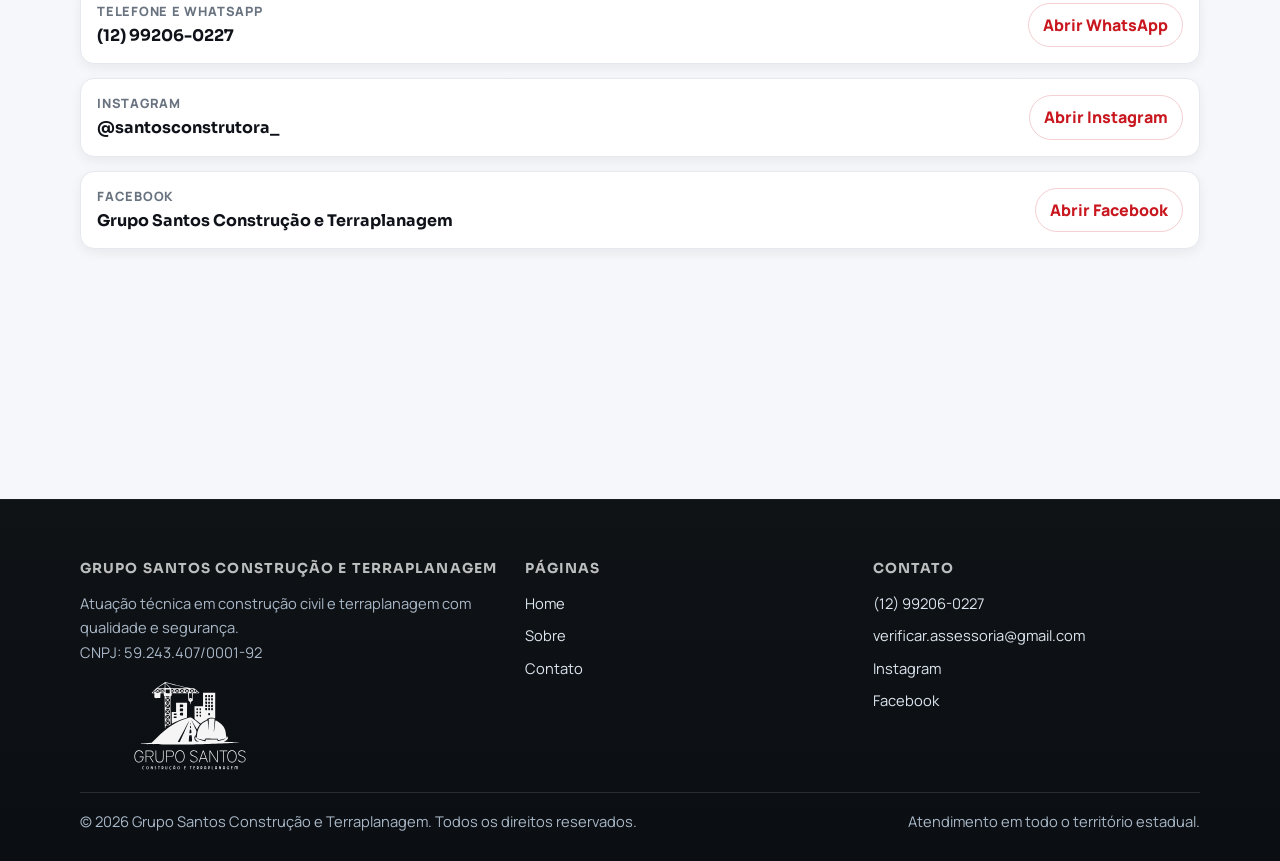
<file: sobre.html>
<!DOCTYPE html>
<html lang="pt-BR">
<head>
  <meta charset="UTF-8" />
  <meta name="viewport" content="width=device-width, initial-scale=1.0" />
  <title>Sobre | Grupo Santos Construção e Terraplanagem</title>
  <meta name="description" content="Conheça o Grupo Santos Construção e Terraplanagem e nossa atuação em construção civil e movimentação de terra." />
  <meta name="keywords" content="sobre grupo santos, construção e terraplanagem, empresa de terraplanagem" />
  <meta name="author" content="Grupo Santos Construção e Terraplanagem" />
  <meta name="robots" content="index, follow" />
  <meta name="googlebot" content="index, follow, max-image-preview:large, max-snippet:-1, max-video-preview:-1" />
  <meta name="theme-color" content="#c8171e" />
  <link rel="canonical" href="https://construtorasantos.com.br/sobre" />
  <link rel="alternate" hreflang="pt-BR" href="https://construtorasantos.com.br/sobre" />
  <link rel="icon" type="image/svg+xml" href="Logo/logogradiente.svg" />

  <meta property="og:title" content="Sobre | Grupo Santos Construção e Terraplanagem" />
  <meta property="og:description" content="Conheça nossa trajetória e nossos diferenciais em construção civil e terraplanagem." />
  <meta property="og:type" content="article" />
  <meta property="og:url" content="https://construtorasantos.com.br/sobre" />
  <meta property="og:site_name" content="Grupo Santos Construção e Terraplanagem" />
  <meta property="og:locale" content="pt_BR" />

  <meta name="twitter:card" content="summary" />
  <meta name="twitter:title" content="Sobre | Grupo Santos Construção e Terraplanagem" />
  <meta name="twitter:description" content="Atuação técnica em construção e terraplanagem em todo o território estadual." />

  <script type="application/ld+json">
  {
    "@context": "https://schema.org",
    "@type": "AboutPage",
    "name": "Sobre o Grupo Santos Construção e Terraplanagem",
    "url": "https://construtorasantos.com.br/sobre",
    "description": "História, posicionamento e diferenciais do Grupo Santos Construção e Terraplanagem.",
    "inLanguage": "pt-BR"
  }
  </script>

  <link rel="preconnect" href="https://fonts.googleapis.com" />
  <link rel="preconnect" href="https://fonts.gstatic.com" crossorigin />
  <link href="https://fonts.googleapis.com/css2?family=Manrope:wght@400;600;700;800&family=Sora:wght@500;600;700;800&display=swap" rel="stylesheet" />
  <link rel="stylesheet" href="assets/site.css" />
</head>
<body>

  <header class="scrolled">
    <nav class="container navbar" aria-label="Navegação principal">
      <a class="brand" href="index.html" aria-label="Página inicial do Grupo Santos Construção e Terraplanagem">
        <img src="Logo/logogradiente.svg" alt="Grupo Santos Construção e Terraplanagem" />
      </a>

      <ul class="nav-links" role="list">
        <li><a href="index.html">Home</a></li>
        <li><a href="index.html#diferenciais">Diferenciais</a></li>
        <li><a href="index.html#servicos">Serviços</a></li>
        <li><a class="active" href="sobre.html">Sobre</a></li>
        <li><a href="contato.html">Contato</a></li>
      </ul>

      <div class="actions">
        <a class="btn btn-icon btn-outline" href="mailto:verificar.assessoria@gmail.com?subject=Contato%20Comercial" aria-label="Enviar e-mail" title="E-mail">
          <svg viewBox="0 0 24 24" aria-hidden="true">
            <path d="M4 6h16v12H4z" />
            <path d="m4 7 8 6 8-6" />
          </svg>
        </a>
        <a class="btn btn-icon btn-primary" href="https://wa.me/5512992060227?text=Ol%C3%A1%2C%20gostaria%20de%20conhecer%20os%20servi%C3%A7os." target="_blank" rel="noopener" aria-label="Abrir WhatsApp" title="WhatsApp">
          <svg viewBox="0 0 24 24" aria-hidden="true">
            <path d="M21 11.5a8.5 8.5 0 0 1-8.5 8.5H7l-4 3 1.5-4.5A8.5 8.5 0 1 1 21 11.5z" />
          </svg>
        </a>
      </div>

      <button id="menuToggle" class="menu-toggle" aria-label="Abrir menu" aria-expanded="false">☰</button>
    </nav>

    <div id="mobileNav" class="mobile-nav" aria-label="Menu móvel">
      <div class="container">
        <a href="index.html">Home</a>
        <a href="sobre.html">Sobre</a>
        <a href="contato.html">Contato</a>
        <a href="https://wa.me/5512992060227?text=Ol%C3%A1%2C%20gostaria%20de%20conhecer%20os%20servi%C3%A7os." target="_blank" rel="noopener">Falar no WhatsApp</a>
      </div>
    </div>
  </header>

  <main class="section">
    <div class="container">
      <div class="badge">Quem somos</div>
      <h1 class="section-title">Experiência prática em <span>construção e terraplanagem</span></h1>
      <p class="section-sub">
        O Grupo Santos Construção e Terraplanagem atua com foco em execução técnica, produtividade
        e segurança para preparar terrenos e entregar obras com qualidade em todo o território estadual.
      </p>

      <section class="timeline" aria-label="Posicionamento da empresa">
        <article>
          <h3>Planejamento técnico desde o primeiro contato</h3>
          <p>
            Cada projeto começa com análise do terreno, definição de escopo e planejamento das etapas
            para reduzir riscos e garantir uma execução eficiente.
          </p>
        </article>

        <article>
          <h3>Operação com máquinas pesadas e equipe capacitada</h3>
          <p>
            Trabalhamos com retroescavadeira, escavadeira, patrol e outros equipamentos,
            sempre com equipe treinada para cada tipo de obra.
          </p>
        </article>

        <article>
          <h3>Atuação completa: terraplanagem + construção</h3>
          <p>
            Integramos preparação de solo, movimentação de terra e serviços de construção,
            facilitando o andamento da obra do início ao acabamento.
          </p>
        </article>

        <article>
          <h3>Compromisso com prazo, segurança e qualidade</h3>
          <p>
            Nosso trabalho combina agilidade com padrão técnico para entregar resultados confiáveis
            em obras residenciais, comerciais e industriais.
          </p>
        </article>
      </section>

      <section class="section" id="diferenciais">
        <div class="badge">Diferenciais</div>
        <h2 class="section-title">Compromisso que aparece em <span>cada etapa</span></h2>
        <div class="grid-3">
          <article class="card">
            <h3>Resposta rápida para orçamento</h3>
            <p>Atendimento direto para entender a obra e orientar a melhor solução técnica.</p>
          </article>
          <article class="card">
            <h3>Execução com foco operacional</h3>
            <p>Equipe especializada para terraplanagem, movimentação de terra e construção.</p>
          </article>
          <article class="card">
            <h3>Visão de obra completa</h3>
            <p>Integração entre preparação do terreno e construção para evitar retrabalhos.</p>
          </article>
        </div>
      </section>

      <section class="section" id="dados-empresa">
        <div class="badge">Dados da empresa</div>
        <h2 class="section-title">Informações <span>oficiais</span></h2>
        <div class="contact-list">
          <article class="contact-row">
            <div>
              <span>CNPJ</span>
              <strong>59.243.407/0001-92</strong>
            </div>
            <a href="contato.html">Ver contato</a>
          </article>
          <article class="contact-row">
            <div>
              <span>Telefone e WhatsApp</span>
              <strong>(12) 99206-0227</strong>
            </div>
            <a href="https://wa.me/5512992060227" target="_blank" rel="noopener">Abrir WhatsApp</a>
          </article>
          <article class="contact-row">
            <div>
              <span>Instagram</span>
              <strong>@santosconstrutora_</strong>
            </div>
            <a href="https://www.instagram.com/santosconstrutora_/" target="_blank" rel="noopener">Abrir Instagram</a>
          </article>
          <article class="contact-row">
            <div>
              <span>Facebook</span>
              <strong>Grupo Santos Construção e Terraplanagem</strong>
            </div>
            <a href="https://web.facebook.com/gruposantosconstrucaoeterraplanagem/" target="_blank" rel="noopener">Abrir Facebook</a>
          </article>
        </div>
      </section>
    </div>
  </main>

  <footer class="footer">
    <div class="container">
      <div class="footer-grid">
        <section>
          <h4>Grupo Santos Construção e Terraplanagem</h4>
          <p>Atuação técnica em construção civil e terraplanagem com qualidade e segurança.</p>
          <p>CNPJ: 59.243.407/0001-92</p>
          <img class="footer-brand-logo" src="Logo/logobranco.svg" alt="Logo branca Grupo Santos Construção e Terraplanagem" />
        </section>

        <section>
          <h4>Páginas</h4>
          <ul>
            <li><a href="index.html">Home</a></li>
            <li><a href="sobre.html">Sobre</a></li>
            <li><a href="contato.html">Contato</a></li>
          </ul>
        </section>

        <section>
          <h4>Contato</h4>
          <ul>
            <li><a href="tel:+5512992060227">(12) 99206-0227</a></li>
            <li><a href="mailto:verificar.assessoria@gmail.com">verificar.assessoria@gmail.com</a></li>
            <li><a href="https://www.instagram.com/santosconstrutora_/" target="_blank" rel="noopener">Instagram</a></li>
            <li><a href="https://web.facebook.com/gruposantosconstrucaoeterraplanagem/" target="_blank" rel="noopener">Facebook</a></li>
          </ul>
        </section>
      </div>

      <div class="footer-bottom">
        <p>© <span id="currentYear"></span> Grupo Santos Construção e Terraplanagem. Todos os direitos reservados.</p>
        <p>Atendimento em todo o território estadual.</p>
      </div>
    </div>
  </footer>

  <div class="float-wa" aria-label="WhatsApp flutuante">
    <a href="https://wa.me/5512992060227?text=Ol%C3%A1%2C%20vim%20pela%20p%C3%A1gina%20Sobre%20e%20quero%20falar%20com%20a%20equipe." target="_blank" rel="noopener" aria-label="Abrir WhatsApp" title="WhatsApp">
      <svg viewBox="0 0 24 24" aria-hidden="true">
        <path d="M17.472 14.382c-.297-.149-1.758-.867-2.03-.967-.273-.099-.471-.148-.67.15-.198.297-.768.966-.94 1.164-.173.198-.347.223-.644.075-.297-.149-1.255-.463-2.39-1.475-.883-.787-1.48-1.761-1.653-2.059-.173-.297-.018-.458.13-.606.134-.133.298-.347.446-.52.149-.174.198-.298.298-.497.099-.198.05-.372-.025-.521-.075-.149-.669-1.612-.916-2.206-.242-.58-.487-.501-.669-.51-.173-.008-.372-.01-.57-.01-.198 0-.52.075-.792.372-.273.297-1.04 1.016-1.04 2.479 0 1.462 1.065 2.875 1.213 3.073.149.198 2.095 3.2 5.078 4.487.71.306 1.262.489 1.693.626.711.226 1.359.194 1.87.118.57-.085 1.758-.719 2.006-1.413.248-.694.248-1.29.173-1.414-.074-.124-.272-.198-.57-.347m-5.421 7.403h-.004a9.87 9.87 0 0 1-5.031-1.378l-.361-.214-3.741.982.998-3.648-.236-.374a9.87 9.87 0 0 1-1.51-5.26C2.167 6.477 6.644 2 12.057 2c2.623.001 5.089 1.022 6.945 2.876 1.857 1.855 2.88 4.32 2.88 6.943-.001 5.413-4.478 9.89-9.89 9.89" />
      </svg>
    </a>
  </div>

  <script src="assets/site.js" defer></script>
</body>
</html>
</file>
<file: assets/site.css>
:root {
  --bg: #f6f7fa;
  --paper: #ffffff;
  --ink: #0f1319;
  --ink-soft: #27303b;
  --muted: #5c6877;
  --brand: #c8171e;
  --brand-dark: #a11318;
  --brand-glow: rgba(200, 23, 30, 0.26);
  --line: #e5e9ef;
  --line-strong: #d1d8e1;
  --radius: 18px;
  --shadow-sm: 0 4px 12px rgba(15, 19, 25, 0.06);
  --shadow: 0 14px 34px rgba(15, 19, 25, 0.09);
  --shadow-lg: 0 24px 58px rgba(15, 19, 25, 0.15);
}

* {
  box-sizing: border-box;
  margin: 0;
  padding: 0;
}

html {
  scroll-behavior: smooth;
}

body {
  font-family: "Manrope", sans-serif;
  color: var(--ink);
  background:
    radial-gradient(1200px 680px at 8% -8%, #ffffff 0%, rgba(255, 255, 255, 0) 62%),
    radial-gradient(900px 540px at 100% 0%, rgba(200, 23, 30, 0.06) 0%, rgba(200, 23, 30, 0) 74%),
    linear-gradient(180deg, #f9fafc 0%, #f4f6f9 100%);
  line-height: 1.65;
  padding-top: 108px;
}

body.home-page {
  padding-top: 0;
}

a {
  color: inherit;
  text-decoration: none;
}

img {
  max-width: 100%;
  display: block;
}

ul {
  list-style: none;
}

.container {
  width: min(1120px, 92vw);
  margin: 0 auto;
}

.section {
  padding: 90px 0;
  position: relative;
}

main > .section:nth-of-type(even) {
  background: linear-gradient(180deg, rgba(255, 255, 255, 0.72) 0%, rgba(249, 251, 254, 0.9) 100%);
  border-top: 1px solid rgba(15, 19, 25, 0.04);
  border-bottom: 1px solid rgba(15, 19, 25, 0.04);
}

.badge {
  display: inline-flex;
  align-items: center;
  gap: 8px;
  padding: 7px 14px;
  border-radius: 999px;
  background: linear-gradient(180deg, #ffe8ea 0%, #ffdadd 100%);
  color: var(--brand);
  font-size: 0.74rem;
  font-weight: 800;
  text-transform: uppercase;
  letter-spacing: 0.11em;
  box-shadow: 0 1px 0 rgba(255, 255, 255, 0.8) inset;
}

.section-title {
  font-family: "Sora", sans-serif;
  font-size: clamp(1.9rem, 4vw, 2.85rem);
  line-height: 1.15;
  letter-spacing: -0.02em;
  margin: 16px 0 12px;
  color: var(--ink);
}

.section-title span {
  color: var(--brand);
}

.section-sub {
  color: var(--muted);
  max-width: 740px;
  font-size: 1.01rem;
}

header {
  position: fixed;
  top: 16px;
  left: 50%;
  transform: translateX(-50%);
  width: min(1180px, calc(100% - 28px));
  z-index: 40;
}

.navbar {
  min-height: 72px;
  display: flex;
  align-items: center;
  justify-content: space-between;
  gap: 16px;
  padding: 0 10px 0 18px;
  border-radius: 999px;
  border: 1px solid rgba(255, 255, 255, 0.16);
  background: linear-gradient(122deg, rgba(6, 11, 16, 0.8) 0%, rgba(11, 16, 23, 0.66) 100%);
  backdrop-filter: blur(18px);
  box-shadow: 0 18px 44px rgba(6, 8, 11, 0.28), 0 1px 0 rgba(255, 255, 255, 0.08) inset;
  transition: background 0.26s ease, border-color 0.26s ease, box-shadow 0.26s ease, min-height 0.26s ease;
}

header.scrolled .navbar {
  min-height: 66px;
  border-color: rgba(15, 19, 23, 0.09);
  background: rgba(255, 255, 255, 0.96);
  box-shadow: 0 12px 30px rgba(15, 19, 23, 0.13), 0 1px 0 rgba(255, 255, 255, 0.95) inset;
}

.brand {
  display: flex;
  align-items: center;
  flex-shrink: 0;
  padding: 8px 13px;
  border-radius: 14px;
  background: rgba(255, 255, 255, 0.97);
  transition: background 0.25s ease, padding 0.25s ease;
}

.brand img {
  height: 38px;
  width: auto;
}

header.scrolled .brand {
  background: transparent;
  padding: 0;
}

.nav-links {
  display: flex;
  align-items: center;
  gap: 22px;
}

.nav-links a {
  color: rgba(245, 248, 252, 0.88);
  font-weight: 700;
  font-size: 0.92rem;
  transition: color 0.2s ease;
  position: relative;
}

.nav-links a::after {
  content: "";
  position: absolute;
  left: 0;
  right: 0;
  bottom: -4px;
  height: 2px;
  border-radius: 999px;
  background: linear-gradient(90deg, #ff5f69 0%, #ff2f3b 100%);
  transform: scaleX(0);
  transform-origin: center;
  transition: transform 0.24s ease;
}

.nav-links a:hover::after,
.nav-links a.active::after {
  transform: scaleX(1);
}

.nav-links a:hover,
.nav-links a.active {
  color: #ff7e85;
}

header.scrolled .nav-links a {
  color: #28323d;
}

header.scrolled .nav-links a:hover,
header.scrolled .nav-links a.active {
  color: var(--brand);
}

.actions {
  display: flex;
  align-items: center;
  gap: 8px;
}

.btn {
  border: 1px solid transparent;
  border-radius: 999px;
  padding: 11px 20px;
  font-weight: 800;
  font-size: 0.89rem;
  letter-spacing: 0.01em;
  display: inline-flex;
  align-items: center;
  justify-content: center;
  gap: 8px;
  transition: transform 0.22s ease, box-shadow 0.22s ease, border-color 0.22s ease, background 0.22s ease;
}

.btn:hover {
  transform: translateY(-2px);
}

.btn-icon {
  width: 44px;
  height: 44px;
  padding: 0;
  flex-shrink: 0;
}

.btn-icon svg {
  width: 19px;
  height: 19px;
  fill: none;
  stroke: currentColor;
  stroke-width: 2.2;
  stroke-linecap: round;
  stroke-linejoin: round;
}

.btn-primary {
  background: linear-gradient(180deg, #e3282f 0%, var(--brand) 100%);
  color: #fff;
  box-shadow: 0 12px 24px var(--brand-glow), 0 1px 0 rgba(255, 255, 255, 0.2) inset;
}

.btn-primary:hover {
  background: linear-gradient(180deg, #cf1e25 0%, var(--brand-dark) 100%);
  box-shadow: 0 16px 28px rgba(200, 23, 30, 0.34);
}

.btn-outline {
  background: rgba(255, 255, 255, 0.04);
  border-color: rgba(255, 255, 255, 0.28);
  color: #ffffff;
}

.btn-outline:hover {
  border-color: rgba(255, 255, 255, 0.65);
  background: rgba(255, 255, 255, 0.1);
}

header.scrolled .btn-outline {
  background: #fff;
  border-color: var(--line);
  color: #1b242d;
}

header.scrolled .btn-outline:hover {
  border-color: var(--line-strong);
  box-shadow: var(--shadow-sm);
}

.btn-dark {
  background: #101316;
  color: #fff;
  box-shadow: var(--shadow-sm);
}

.btn-dark:hover {
  background: #232a31;
  box-shadow: var(--shadow);
}

.menu-toggle {
  display: none;
  border: none;
  background: transparent;
  font-size: 1.45rem;
  line-height: 1;
  padding: 6px;
  cursor: pointer;
  color: #fff;
}

header.scrolled .menu-toggle {
  color: #1e2630;
}

.mobile-nav {
  display: none;
  margin-top: 10px;
  border-radius: 20px;
  border: 1px solid rgba(255, 255, 255, 0.15);
  background: rgba(10, 13, 17, 0.9);
  backdrop-filter: blur(18px);
  box-shadow: 0 16px 42px rgba(6, 8, 11, 0.3);
}

.mobile-nav.open {
  display: block;
}

.mobile-nav .container {
  display: grid;
  gap: 8px;
  padding: 14px 18px 18px;
}

.mobile-nav a {
  font-weight: 700;
  color: rgba(245, 248, 252, 0.88);
  padding: 9px 4px;
}

.home-page .hero {
  min-height: 100svh;
  display: flex;
  align-items: center;
  position: relative;
  padding: 172px 0 110px;
  background-image: url("homebar.jpg");
  background-size: cover;
  background-position: center 44%;
  background-attachment: fixed;
  overflow: hidden;
}

.home-page .hero::before {
  content: "";
  position: absolute;
  inset: 0;
  background: linear-gradient(108deg, rgba(5, 8, 12, 0.92) 0%, rgba(5, 8, 12, 0.77) 42%, rgba(8, 12, 17, 0.42) 100%);
  z-index: 0;
}

.home-page .hero::after {
  content: "";
  position: absolute;
  width: 620px;
  height: 620px;
  right: -200px;
  top: -220px;
  border-radius: 50%;
  background: radial-gradient(circle, rgba(200, 23, 30, 0.3) 0%, rgba(200, 23, 30, 0) 72%);
  filter: blur(8px);
  z-index: 0;
  animation: heroGlow 8s ease-in-out infinite alternate;
}

.home-page .hero-grid {
  position: relative;
  z-index: 1;
  display: grid;
  grid-template-columns: 1.05fr 0.95fr;
  gap: 36px;
  align-items: center;
}

.home-page .hero h1 {
  font-family: "Sora", sans-serif;
  color: #fff;
  font-size: clamp(2.5rem, 5.3vw, 4.9rem);
  line-height: 1.04;
  margin: 18px 0 16px;
  max-width: 640px;
  letter-spacing: -0.02em;
}

.home-page .hero h1 span {
  color: #ff4a55;
}

.home-page .hero p {
  color: rgba(238, 243, 248, 0.84);
  max-width: 620px;
  font-size: 1.02rem;
}

.home-page .hero .badge {
  background: rgba(214, 31, 38, 0.18);
  border: 1px solid rgba(214, 31, 38, 0.42);
  color: #ff7f86;
}

.hero-cta {
  margin-top: 28px;
  display: flex;
  align-items: center;
  gap: 12px;
  flex-wrap: wrap;
}

.hero-panel {
  background: linear-gradient(155deg, rgba(9, 13, 18, 0.78) 0%, rgba(7, 10, 14, 0.72) 100%);
  color: #e7edf2;
  border-radius: 24px;
  padding: 28px;
  box-shadow: var(--shadow-lg), 0 1px 0 rgba(255, 255, 255, 0.1) inset;
  border: 1px solid rgba(255, 255, 255, 0.16);
  backdrop-filter: blur(14px);
}

.panel-item {
  padding: 14px 0;
  border-bottom: 1px solid rgba(255, 255, 255, 0.12);
}

.panel-item:last-child {
  border-bottom: none;
  padding-bottom: 0;
}

.panel-item strong {
  display: block;
  color: #fff;
  margin-bottom: 4px;
  font-size: 0.82rem;
  letter-spacing: 0.09em;
  text-transform: uppercase;
  color: rgba(248, 252, 255, 0.62);
}

.panel-item p,
.panel-item a {
  font-size: 0.93rem;
  color: #d0dae3;
}

.panel-item a {
  text-decoration: underline;
  text-underline-offset: 3px;
}

.grid-3 {
  margin-top: 34px;
  display: grid;
  grid-template-columns: repeat(3, 1fr);
  gap: 18px;
}

.card {
  background: var(--paper);
  border-radius: var(--radius);
  border: 1px solid var(--line);
  padding: 24px;
  box-shadow: var(--shadow-sm);
  transition: transform 0.24s ease, box-shadow 0.24s ease, border-color 0.24s ease;
  position: relative;
  overflow: hidden;
}

.card::before {
  content: "";
  position: absolute;
  left: 0;
  right: 0;
  top: 0;
  height: 3px;
  background: linear-gradient(90deg, var(--brand) 0%, #f15960 100%);
  opacity: 0;
  transition: opacity 0.24s ease;
}

.card:hover {
  transform: translateY(-5px);
  box-shadow: var(--shadow-lg);
  border-color: rgba(200, 23, 30, 0.2);
}

.card:hover::before {
  opacity: 1;
}

.card h3 {
  font-family: "Sora", sans-serif;
  font-size: 1.08rem;
  margin-bottom: 8px;
  color: #11171f;
}

.card p {
  color: var(--muted);
  font-size: 0.95rem;
}

.service-groups {
  display: grid;
  grid-template-columns: repeat(3, 1fr);
  gap: 18px;
  margin-top: 34px;
}

.service-group {
  background: var(--paper);
  border: 1px solid var(--line);
  border-radius: var(--radius);
  padding: 24px;
  box-shadow: var(--shadow-sm);
  transition: transform 0.24s ease, box-shadow 0.24s ease;
  display: flex;
  flex-direction: column;
}

.service-group:hover {
  transform: translateY(-3px);
  box-shadow: var(--shadow);
}

.service-group h3 {
  font-family: "Sora", sans-serif;
  color: #12181d;
  margin-bottom: 8px;
}

.service-kicker {
  display: inline-flex;
  align-self: flex-start;
  font-size: 0.72rem;
  font-weight: 800;
  text-transform: uppercase;
  letter-spacing: 0.08em;
  color: var(--brand);
  background: #ffe9eb;
  border: 1px solid #ffd4d8;
  border-radius: 999px;
  padding: 5px 10px;
  margin-bottom: 12px;
}

.service-lead {
  color: #475361;
  font-size: 0.92rem;
  margin-bottom: 12px;
}

.service-group ul {
  list-style: disc;
  margin-left: 18px;
  color: var(--muted);
  display: grid;
  gap: 7px;
}

.service-cta {
  margin-top: auto;
  display: inline-flex;
  align-self: flex-start;
  border: 1px solid rgba(200, 23, 30, 0.25);
  color: var(--brand);
  border-radius: 999px;
  font-weight: 800;
  font-size: 0.86rem;
  padding: 10px 14px;
}

.service-cta:hover {
  background: var(--brand);
  color: #fff;
  border-color: var(--brand);
}

.service-seo-note {
  margin-top: 18px;
}

.cta-band {
  margin-top: 36px;
  background: linear-gradient(110deg, #1b2229 0%, #101316 100%);
  border-radius: 20px;
  padding: 30px;
  color: #e8edf2;
  display: flex;
  justify-content: space-between;
  gap: 16px;
  align-items: center;
  flex-wrap: wrap;
  box-shadow: var(--shadow-lg);
  border: 1px solid rgba(255, 255, 255, 0.08);
}

.cta-band p {
  color: #cdd8e3;
}

.contact-list {
  display: grid;
  gap: 14px;
  margin-top: 24px;
}

.contact-row {
  display: grid;
  grid-template-columns: 1fr auto;
  gap: 12px;
  align-items: center;
  border: 1px solid var(--line);
  border-radius: 14px;
  background: #fff;
  padding: 14px 16px;
  box-shadow: var(--shadow-sm);
  transition: transform 0.2s ease, box-shadow 0.2s ease;
}

.contact-row:hover {
  transform: translateY(-2px);
  box-shadow: var(--shadow);
}

.contact-row span {
  display: block;
  font-size: 0.8rem;
  color: #697380;
  text-transform: uppercase;
  letter-spacing: 0.06em;
  font-weight: 800;
}

.contact-row strong {
  font-family: "Sora", sans-serif;
  font-size: 1rem;
}

.contact-row a {
  font-weight: 800;
  color: var(--brand);
  border: 1px solid rgba(200, 23, 30, 0.2);
  border-radius: 999px;
  padding: 8px 14px;
}

.contact-row a:hover {
  background: var(--brand);
  color: #fff;
  border-color: var(--brand);
}

.timeline {
  display: grid;
  gap: 16px;
  margin-top: 28px;
}

.timeline article {
  border-left: 3px solid var(--brand);
  padding: 12px 0 12px 14px;
}

.timeline h3 {
  font-family: "Sora", sans-serif;
  margin-bottom: 6px;
  font-size: 1rem;
}

.timeline p {
  color: var(--muted);
}

.footer {
  margin-top: 70px;
  background: linear-gradient(180deg, #101316 0%, #0b0e12 100%);
  color: #d4dee8;
  padding: 58px 0 28px;
  border-top: 1px solid rgba(255, 255, 255, 0.06);
}

.footer-grid {
  display: grid;
  grid-template-columns: 1.3fr 1fr 1fr;
  gap: 20px;
  border-bottom: 1px solid rgba(255, 255, 255, 0.12);
  padding-bottom: 22px;
}

.footer h4 {
  color: rgba(255, 255, 255, 0.72);
  font-family: "Sora", sans-serif;
  margin-bottom: 10px;
  font-size: 0.86rem;
  text-transform: uppercase;
  letter-spacing: 0.08em;
}

.footer p,
.footer li {
  color: #a9b8c8;
  font-size: 0.92rem;
}

.footer-brand-logo {
  width: min(100%, 220px);
  max-height: 88px;
  margin-top: 18px;
  opacity: 0.96;
}

.footer ul {
  display: grid;
  gap: 8px;
}

.footer a {
  color: #dce6f0;
}

.footer a:hover {
  color: #ffd8da;
}

.footer-bottom {
  display: flex;
  justify-content: space-between;
  gap: 8px;
  flex-wrap: wrap;
  padding-top: 16px;
  font-size: 0.84rem;
  color: #77889b;
}

.float-wa {
  position: fixed;
  right: 22px;
  bottom: 22px;
  z-index: 25;
}

.float-wa a {
  background: #25d366;
  color: #fff;
  border-radius: 999px;
  display: inline-flex;
  align-items: center;
  justify-content: center;
  width: 56px;
  height: 56px;
  padding: 0;
  box-shadow: 0 14px 24px rgba(37, 211, 102, 0.35);
  transition: transform 0.22s ease, box-shadow 0.22s ease;
}

.float-wa a svg {
  width: 30px;
  height: 30px;
  fill: currentColor;
}

.float-wa a:hover {
  transform: translateY(-2px);
  box-shadow: 0 18px 28px rgba(37, 211, 102, 0.44);
}

.reveal {
  opacity: 0;
  transform: translateY(18px) scale(0.985);
  transition: opacity 0.65s cubic-bezier(0.2, 0.6, 0.2, 1), transform 0.65s cubic-bezier(0.2, 0.6, 0.2, 1);
  transition-delay: var(--delay, 0ms);
}

.reveal.is-visible {
  opacity: 1;
  transform: translateY(0) scale(1);
}

@keyframes heroGlow {
  0% {
    transform: translate3d(0, 0, 0) scale(0.94);
    opacity: 0.6;
  }
  100% {
    transform: translate3d(-12px, 18px, 0) scale(1.08);
    opacity: 0.9;
  }
}

@media (prefers-reduced-motion: reduce) {
  * {
    animation: none !important;
    transition: none !important;
    scroll-behavior: auto !important;
  }

  .reveal,
  .reveal.is-visible {
    opacity: 1;
    transform: none;
  }
}

@media (max-width: 980px) {
  body {
    padding-top: 92px;
  }

  body.home-page {
    padding-top: 0;
  }

  header {
    top: 10px;
    width: calc(100% - 18px);
  }

  .nav-links,
  .actions {
    display: none;
  }

  .menu-toggle {
    display: inline-block;
  }

  .home-page .hero-grid,
  .service-groups,
  .footer-grid,
  .grid-3 {
    grid-template-columns: 1fr;
  }

  .section {
    padding: 70px 0;
  }

  .home-page .hero {
    background-attachment: scroll;
    padding: 150px 0 92px;
  }

  .cta-band {
    padding: 24px;
  }
}

@media (max-width: 520px) {
  .btn {
    width: 100%;
  }

  .home-page .hero {
    min-height: auto;
  }

  .contact-row {
    grid-template-columns: 1fr;
  }

  .contact-row a {
    width: fit-content;
  }

  .footer-brand-logo {
    width: min(100%, 180px);
    max-height: 74px;
  }
}
</file>
